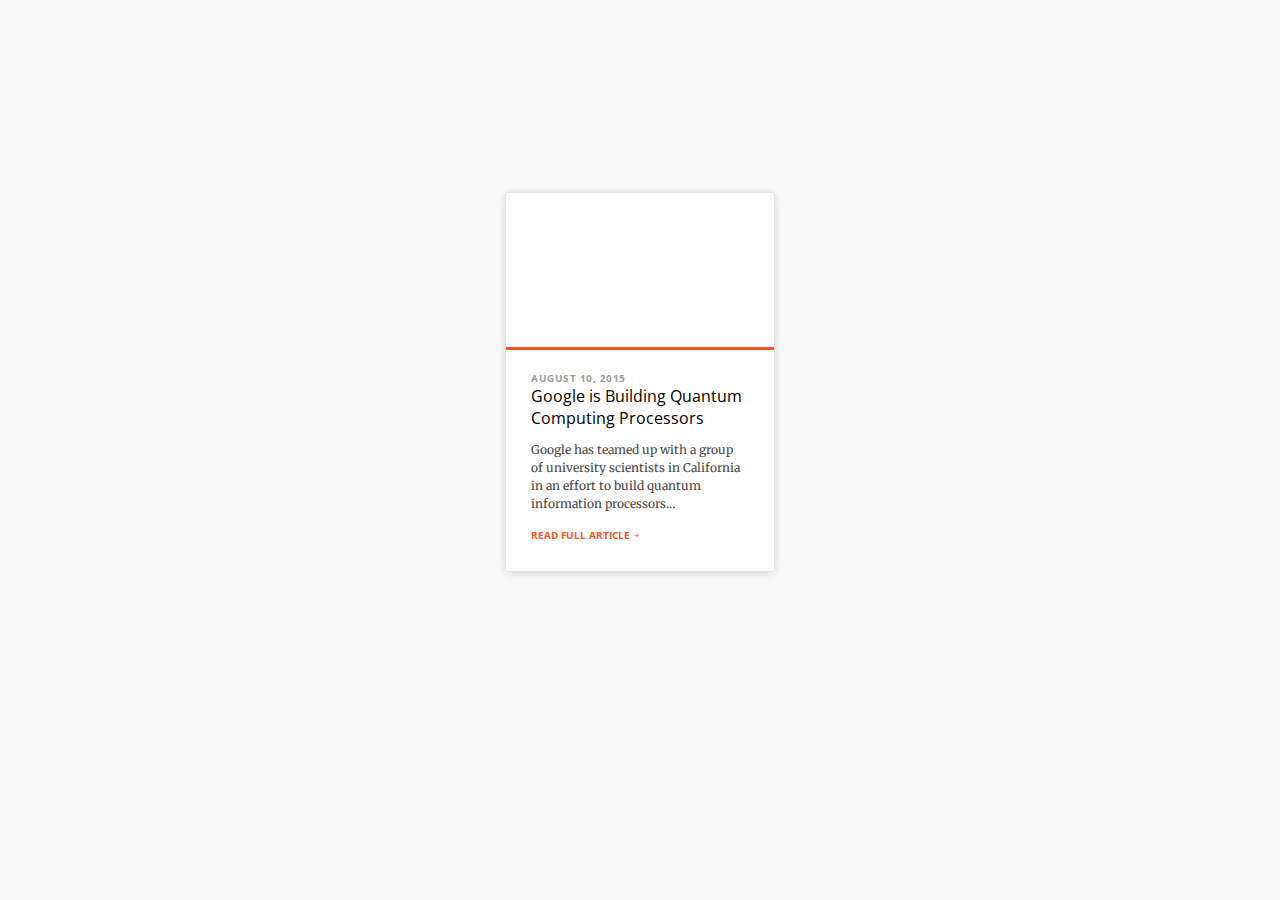
<file: index.html>
<!DOCTYPE html>
<html>

  <head>
    <title> Tony's UX Card Exercise </title>
    <link rel="preconnect" href="https://fonts.gstatic.com"> <!-- import Open Sans 300 Regular-->
    <link href="https://fonts.googleapis.com/css2?family=Open+Sans&display=swap" rel="stylesheet"> <!-- import Open Sans 300 Regular-->
    <link href="https://fonts.googleapis.com/css2?family=Merriweather&display=swap" rel="stylesheet"> <!-- import Merriweather-->
    <link href="https://fonts.googleapis.com/icon?family=Material+Icons" rel="stylesheet"> <!-- Google Material Icons-->
    <link href="style.css" rel="stylesheet" href="css/style.css">
    <meta charset="utf-8">
  </head>

  <body>

    <div class="card">
      <div class="cardImg"></div> <!-- Image -->
      <article class="copy">
        <h2> AUGUST 10, 2015 </h2> <!-- Date -->
        <h1> Google is Building Quantum Computing Processors </h1> <!-- Header -->
        <p> Google has teamed up with a group of university scientists in California in an effort to build quantum information processors… </p> <!-- Description s-->
        <a href="https://www.datacenterknowledge.com/archives/2014/09/03/google-building-quantum-computing-processors"> READ FULL ARTICLE <span class="material-icons"> arrow_forward </span> </a>
      </article>
    </div>

  </body>

</html>
</file>
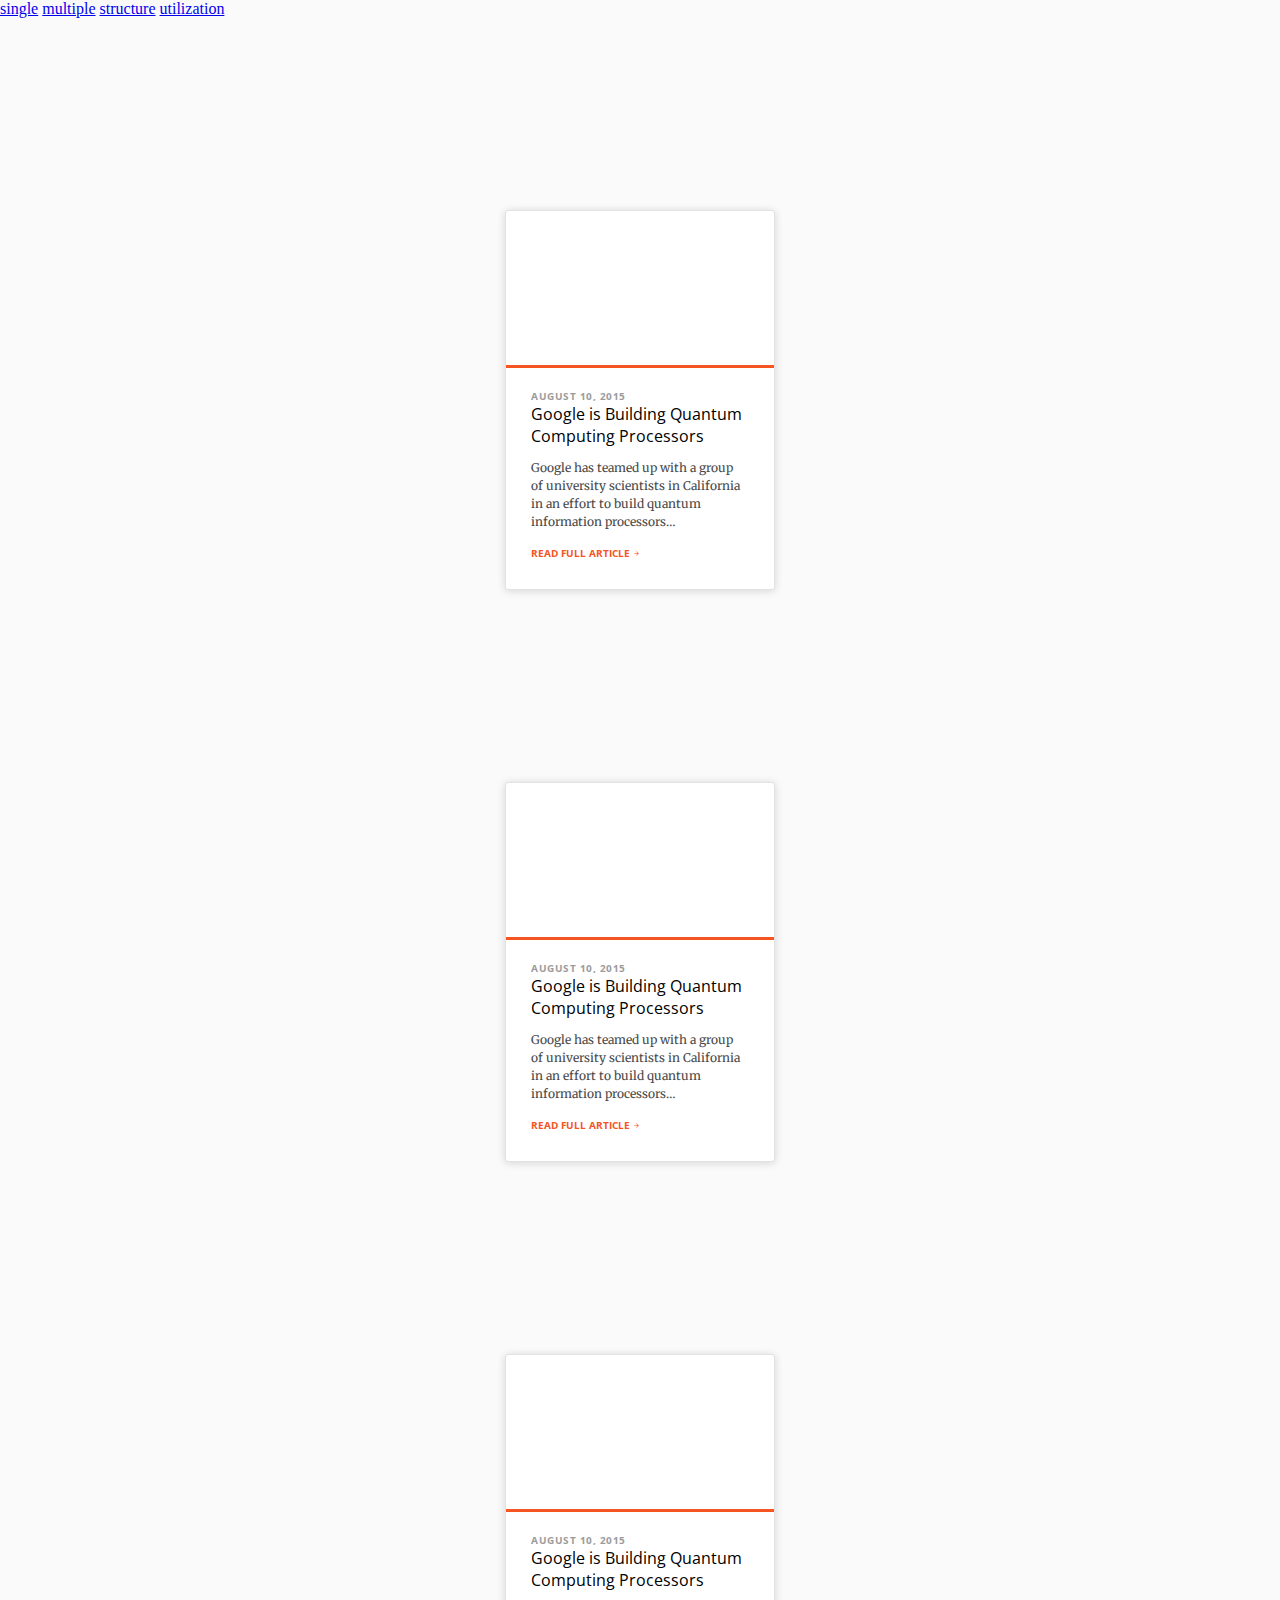
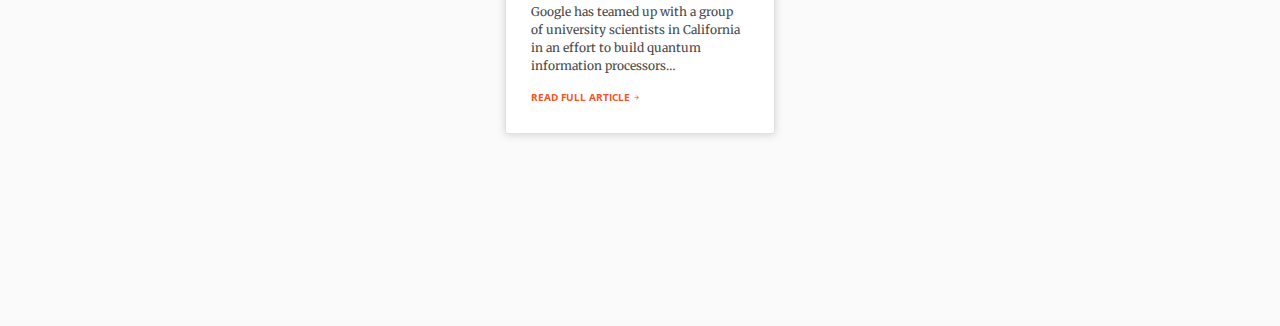
<file: multiple.html>
<!DOCTYPE html>
<html>

  <head>
    <title> Tony's UX Card Exercise </title>
    <link rel="preconnect" href="https://fonts.gstatic.com"> <!-- import Open Sans 300 Regular-->
    <link href="https://fonts.googleapis.com/css2?family=Open+Sans&display=swap" rel="stylesheet"> <!-- import Open Sans 300 Regular-->
    <link href="https://fonts.googleapis.com/css2?family=Merriweather&display=swap" rel="stylesheet"> <!-- import Merriweather-->
    <link href="https://fonts.googleapis.com/icon?family=Material+Icons" rel="stylesheet"> <!-- Google Material Icons-->
    <link rel="stylesheet" href="https://cdnjs.cloudflare.com/ajax/libs/font-awesome/4.7.0/css/font-awesome.min.css"> <!-- Hamburger Icon-->
    <link href="style.css" rel="stylesheet" href="css/style.css">
    <meta charset="utf-8">
  </head>

  <body>

    <div class="navbar">
      <a href="index.html" >single</a>
      <a href="multiple.html"  class="active">multiple</a>
      <a href="structure.html">structure</a>
      <a href="utilization.html">utilization</a>
    </div>

    <div class="container">

      <div class="card">
        <div class="cardImg"></div> <!-- Image -->
        <article class="copy">
          <h2> AUGUST 10, 2015 </h2> <!-- Date -->
          <h1> Google is Building Quantum Computing Processors </h1> <!-- Header -->
          <p> Google has teamed up with a group of university scientists in California in an effort to build quantum information processors… </p> <!-- Description s-->
          <a href="https://www.datacenterknowledge.com/archives/2014/09/03/google-building-quantum-computing-processors"> READ FULL ARTICLE <span class="material-icons"> arrow_forward </span> </a>
        </article>
      </div>

      <div class="card">
        <div class="cardImg"></div> <!-- Image -->
        <article class="copy">
          <h2> AUGUST 10, 2015 </h2> <!-- Date -->
          <h1> Google is Building Quantum Computing Processors </h1> <!-- Header -->
          <p> Google has teamed up with a group of university scientists in California in an effort to build quantum information processors… </p> <!-- Description s-->
          <a href="https://www.datacenterknowledge.com/archives/2014/09/03/google-building-quantum-computing-processors"> READ FULL ARTICLE <span class="material-icons"> arrow_forward </span> </a>
        </article>
      </div>

      <div class="card">
        <div class="cardImg"></div> <!-- Image -->
        <article class="copy">
          <h2> AUGUST 10, 2015 </h2> <!-- Date -->
          <h1> Google is Building Quantum Computing Processors </h1> <!-- Header -->
          <p> Google has teamed up with a group of university scientists in California in an effort to build quantum information processors… </p> <!-- Description s-->
          <a href="https://www.datacenterknowledge.com/archives/2014/09/03/google-building-quantum-computing-processors"> READ FULL ARTICLE <span class="material-icons"> arrow_forward </span> </a>
        </article>
      </div>

    </div>

  </body>

</html>
</file>
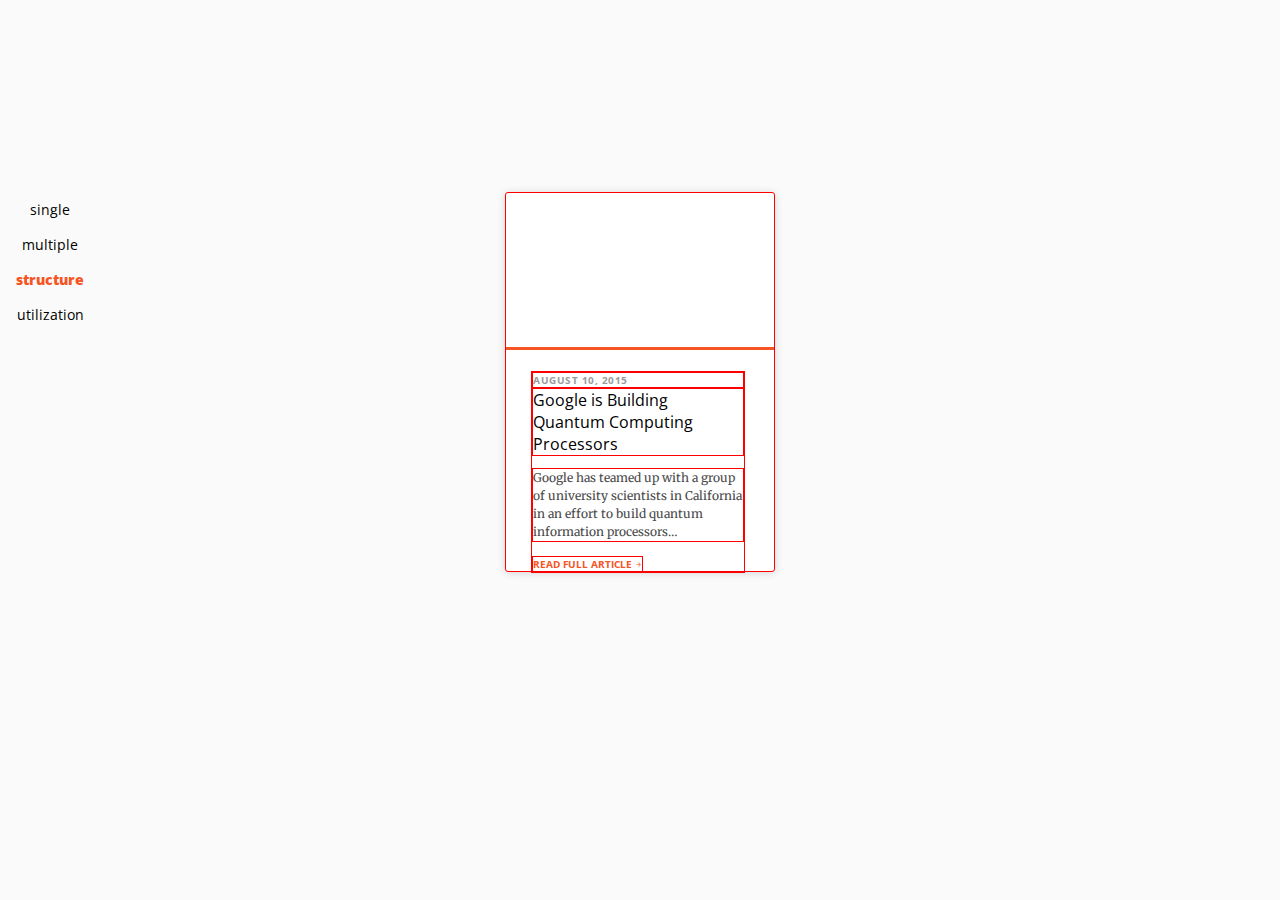
<file: structure.html>
<!DOCTYPE html>
<html>

  <head>
    <title> Tony's UX Card Exercise </title>
    <link rel="preconnect" href="https://fonts.gstatic.com"> <!-- import Open Sans 300 Regular-->
    <link href="https://fonts.googleapis.com/css2?family=Open+Sans&display=swap" rel="stylesheet"> <!-- import Open Sans 300 Regular-->
    <link href="https://fonts.googleapis.com/css2?family=Merriweather&display=swap" rel="stylesheet"> <!-- import Merriweather-->
    <link href="https://fonts.googleapis.com/icon?family=Material+Icons" rel="stylesheet"> <!-- Google Material Icons-->
    <link rel="stylesheet" href="https://cdnjs.cloudflare.com/ajax/libs/font-awesome/4.7.0/css/font-awesome.min.css"> <!-- Hamburger Icon-->
    <link href="structure.css" rel="stylesheet" href="css/style.css">
    <meta charset="utf-8">
  </head>

  <body>

    <div class="navbar">
      <a href="index.html">single</a>
      <a href="multiple.html">multiple</a>
      <a href="structure.html" class="active">structure</a>
      <a href="utilization.html">utilization</a>
    </div>

    <div class="card">
      <div class="cardImg"></div> <!-- Image -->
      <article class="copy">
        <h2> AUGUST 10, 2015 </h2> <!-- Date -->
        <h1> Google is Building Quantum Computing Processors </h1> <!-- Header -->
        <p> Google has teamed up with a group of university scientists in California in an effort to build quantum information processors… </p> <!-- Description s-->
        <a href="https://www.datacenterknowledge.com/archives/2014/09/03/google-building-quantum-computing-processors"> READ FULL ARTICLE <span class="material-icons"> arrow_forward </span> </a>
      </article>
    </div>

  </body>

</html>
</file>
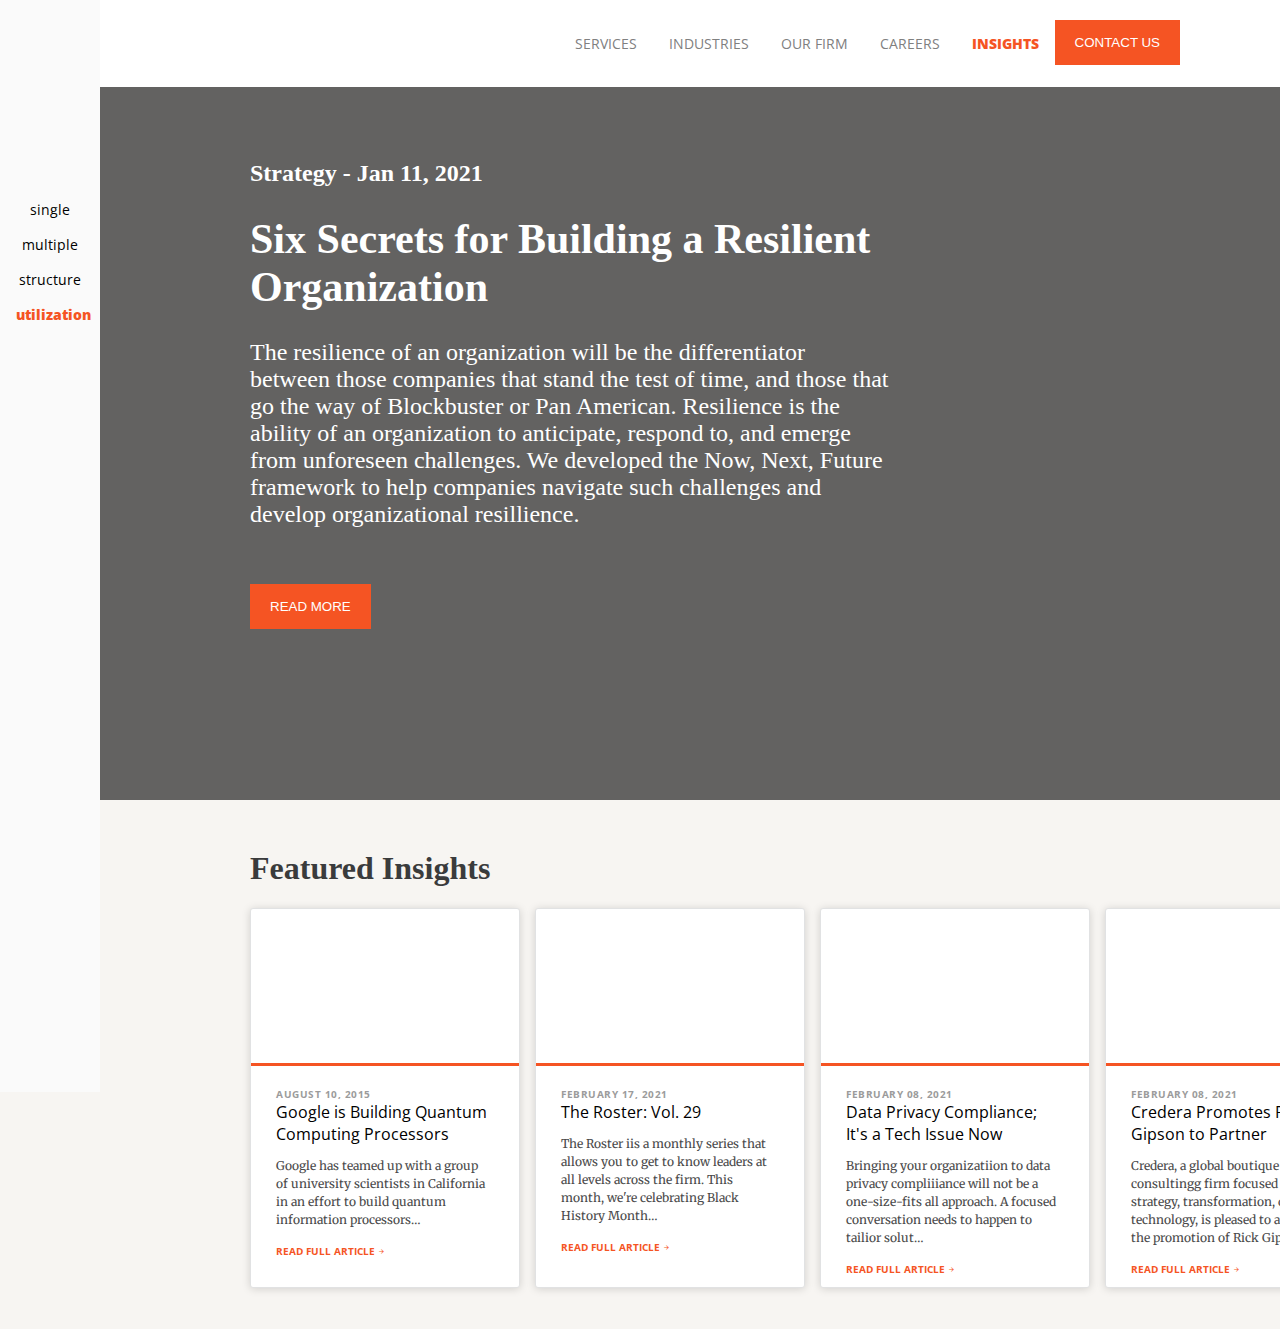
<file: utilization.html>
<!DOCTYPE html>
<html>

  <head>
    <title> Tony's UX Card Exercise </title>
    <link rel="preconnect" href="https://fonts.gstatic.com"> <!-- import Open Sans 300 Regular-->
    <link href="https://fonts.googleapis.com/css2?family=Open+Sans&display=swap" rel="stylesheet"> <!-- import Open Sans 300 Regular-->
    <link href="https://fonts.googleapis.com/css2?family=Merriweather&display=swap" rel="stylesheet"> <!-- import Merriweather-->
    <link href="https://fonts.googleapis.com/icon?family=Material+Icons" rel="stylesheet"> <!-- Google Material Icons-->
    <link rel="stylesheet" href="https://cdnjs.cloudflare.com/ajax/libs/font-awesome/4.7.0/css/font-awesome.min.css"> <!-- Hamburger Icon-->
    <link href="utilization.css" rel="stylesheet" href="css/style.css">
    <meta charset="utf-8">
  </head>

  <body>

    <div class="navbar">
      <a href="index.html" >single</a>
      <a href="multiple.html">multiple</a>
      <a href="structure.html">structure</a>
      <a href="utilization.html" class="active">utilization</a>
    </div>

    <div class="credera">

      <div class="credera-nav">
        <div class="logo"></div>
        <ul>
          <li><a href="#">SERVICES</a></li>
          <li><a href="#">INDUSTRIES</a></li>
          <li><a href="#">OUR FIRM</a></li>
          <li><a href="#">CAREERS</a></li>
          <li><a href="#" class="active">INSIGHTS</a></li>
          <button>CONTACT US</button>
        </ul>
      </div>

      <div class="masthead">
        <h2>Strategy - Jan 11, 2021</h2>
        <h1>Six Secrets for Building a Resilient Organization</h1>
        <p>The resilience of an organization will be the differentiator between those companies that stand the test of time, and those that go the way of Blockbuster or Pan American. Resilience is the ability of an organization to anticipate, respond to, and emerge from unforeseen challenges. We developed the Now, Next, Future framework to help companies navigate such challenges and develop organizational resillience.</p>
        <button type="button" name="button"> READ MORE </button>
      </div>
    </div>

    <h1 class="heading"> Featured Insights </h1>
    <div class="container">
      <div class="card">
        <div class="cardImg"></div> <!-- Image -->
        <article class="copy">
          <h2> AUGUST 10, 2015 </h2> <!-- Date -->
          <h1> Google is Building Quantum Computing Processors </h1> <!-- Header -->
          <p> Google has teamed up with a group of university scientists in California in an effort to build quantum information processors… </p> <!-- Description s-->
          <a href="https://www.datacenterknowledge.com/archives/2014/09/03/google-building-quantum-computing-processors"> READ FULL ARTICLE <span class="material-icons"> arrow_forward </span> </a>
        </article>
      </div>

      <div class="card">
        <div class="cardImg"></div> <!-- Image -->
        <article class="copy">
          <h2> FEBRUARY 17, 2021 </h2> <!-- Date -->
          <h1> The Roster: Vol. 29 </h1> <!-- Header -->
          <p> The Roster iis a monthly series that allows you to get to know leaders at all levels across the firm. This month, we're celebrating Black History Month… </p> <!-- Description s-->
          <a href="https://www.datacenterknowledge.com/archives/2014/09/03/google-building-quantum-computing-processors"> READ FULL ARTICLE <span class="material-icons"> arrow_forward </span> </a>
        </article>
      </div>

      <div class="card">
        <div class="cardImg"></div> <!-- Image -->
        <article class="copy">
          <h2> FEBRUARY 08, 2021  </h2> <!-- Date -->
          <h1> Data Privacy Compliance; It's a Tech Issue Now</h1> <!-- Header -->
          <p> Bringing your organizatiion to data privacy compliiiance will not be a one-size-fits all approach. A focused conversation needs to happen to  tailior solut… </p> <!-- Description s-->
          <a href="https://www.datacenterknowledge.com/archives/2014/09/03/google-building-quantum-computing-processors"> READ FULL ARTICLE <span class="material-icons"> arrow_forward </span> </a>
        </article>
      </div>

      <div class="card">
        <div class="cardImg"></div> <!-- Image -->
        <article class="copy">
          <h2> FEBRUARY 08, 2021 </h2> <!-- Date -->
          <h1> Credera Promotes Rick Gipson to Partner </h1> <!-- Header -->
          <p> Credera, a global boutique consultingg  firm focused on strategy,  transformation, data, and  technology, is pleased to announce the promotion of Rick Gip… </p> <!-- Description s-->
          <a href="https://www.datacenterknowledge.com/archives/2014/09/03/google-building-quantum-computing-processors"> READ FULL ARTICLE <span class="material-icons"> arrow_forward </span> </a>
        </article>
      </div>

    </div>

  </body>

</html>
</file>
